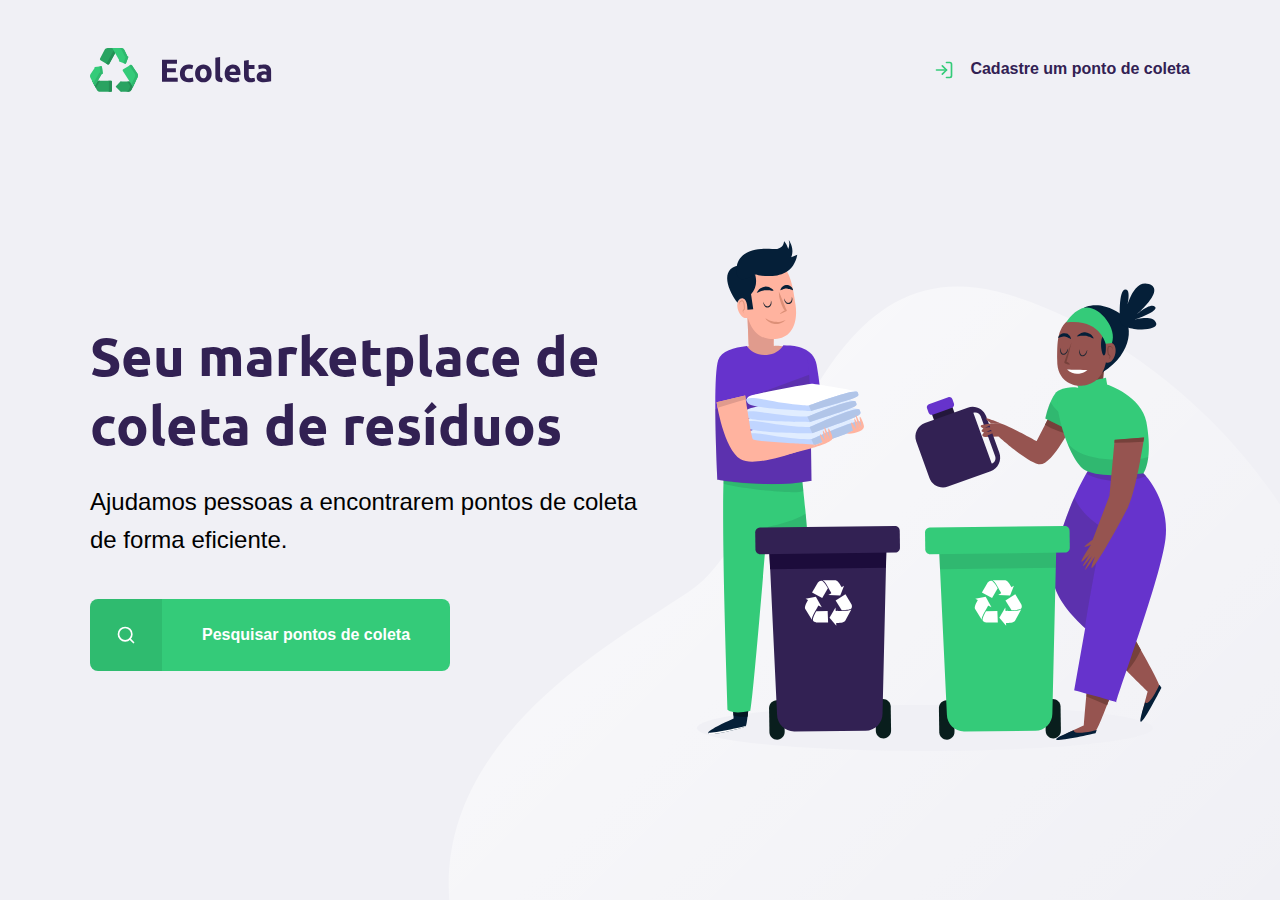
<file: index.html>
<!DOCTYPE html>
<html lang="pt_br">

<!-- HTML:

    Hypertext
        hiper texto (link)
    Markup 
        Marcação de texto
    Language
        Linguagem de marcação
-->
<head>
    <meta charset="UTF-8"> <!---- <aceita caracter especiais>  -->
    <meta name="viewport" content="width=device-width, initial-scale=1.0"> <!-- para confg o site responsivo-->
    <title>Ecoleta</title>
    <link href="https://fonts.googleapis.com/css2?family=Roboto&family=Ubuntu:wght@700&display=swap" rel="stylesheet">
    
    <link rel="stylesheet" href="/styles/main.css">
    <link rel="stylesheet" href="/styles/home.css">  <!-- refatoração -->
    <link rel="stylesheet" href="/styles/responsive.css">   <!-- refatoração: importando o responsive -->

</head>
<body> 

    <div id="page-home">
        <div class="content">
            <header>
                <img src="/assets/logo.svg" alt="Logomarca">
                <a href="/create-point.html">
                    <span></span>
                    Cadastre um ponto de coleta
                </a>  
            </header>

            <main>    
                <h1 class="red">Seu marketplace de coleta de resíduos</h1>
        
                <p>Ajudamos pessoas a encontrarem pontos de coleta de forma eficiente.</p>
                <a href="#"><span></span><strong> Pesquisar pontos de coleta</a>
                <!-- <button>Pesquisar pontos de coleta</button> -->
    
            </main>
    
        </div>
    </div>
  
</body>
</html>
</file>
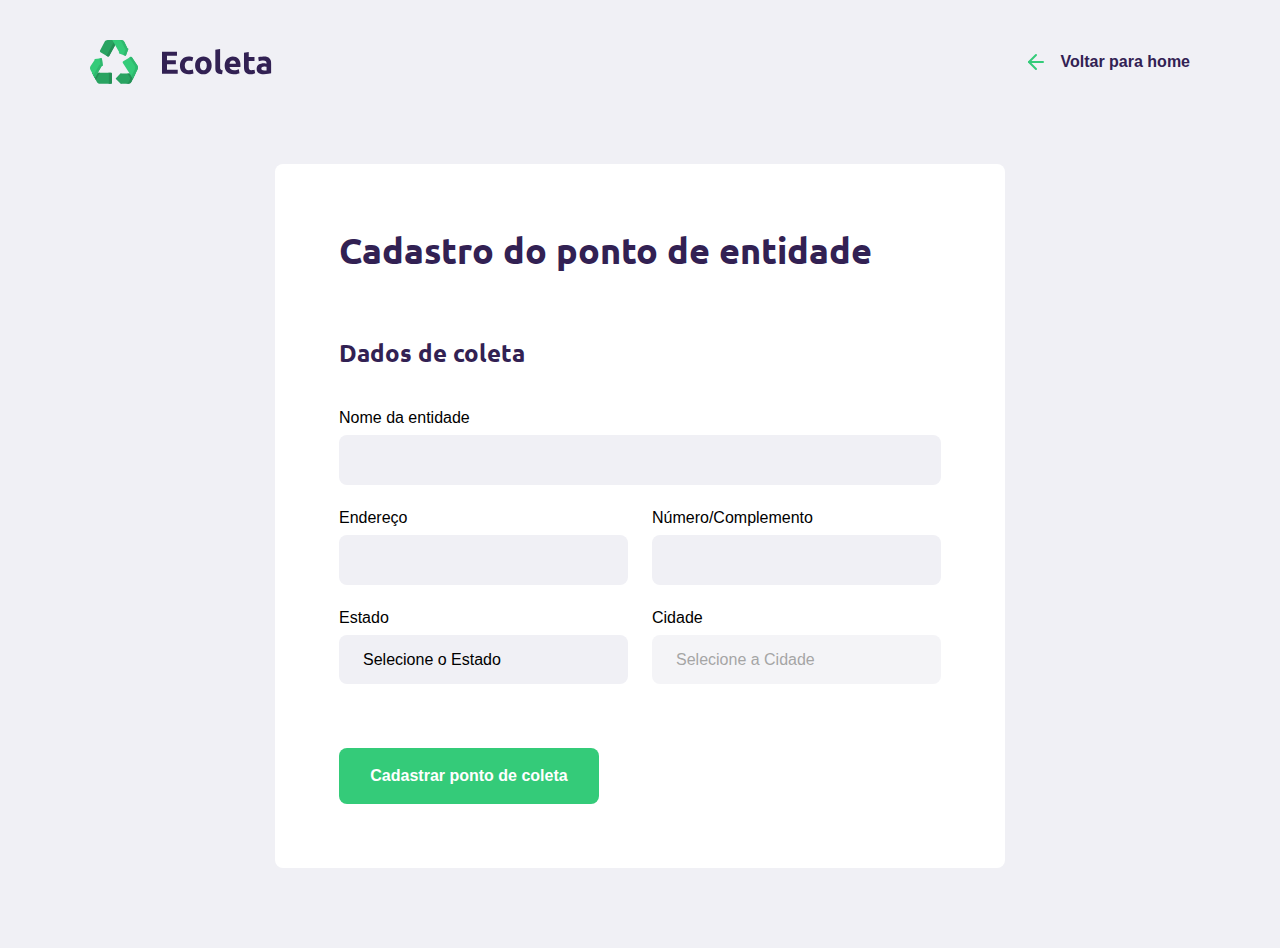
<file: create-point.html>
<!DOCTYPE html>
<html lang="pt_br">

<head>
    <meta charset="UTF-8"> <!---- <aceita caracter especiais>  -->
    <meta name="viewport" content="width=device-width, initial-scale=1.0"> <!-- para confg o site responsivo-->
    <title>Criar um ponto de coleta</title>

    <link href="https://fonts.googleapis.com/css2?family=Roboto&family=Ubuntu:wght@700&display=swap" rel="stylesheet">
    
    <link rel="stylesheet" href="/styles/main.css">
    <link rel="stylesheet" href="/styles/create-point.css">

    <link rel="stylesheet" href="/styles/responsive.css">   <!-- refatoração: importando o responsive -->

</head>
<body> 

    <div id="page-create-point">
            <header>
                <img src="/assets/logo.svg" alt="Logomarca">
                <a href="/">
                    <span></span>
                    Voltar para home
                </a>  
            </header>

            <form action="">

                <h1>Cadastro do ponto de entidade</h1>

                <fieldset>  <!-- coleção de campos -->
                        <legend>
                            <h2>Dados de coleta</h2>
                        </legend>  


                        <div class="field">
                            <label for="name">Nome da entidade</label>
                            <input type="text" name="name">
                        </div> 

                        <div class="field-group">
                            <div class="field">
                                <label for="address">Endereço</label>
                                <input type="text" name="address">
                            </div>
                            <div class="field">
                                <label for="address2">Número/Complemento</label>
                                <input type="text" name="address2">
                            </div>
                        </div>     
                        
                        
                        <div class="field-group">
                            <div class="field">
                                <label for="state">Estado</label>
                                <select name="uf">
                                    <option value="">Selecione o Estado</option>
                                </select>    
                                      
                                <input type="hidden" name="state">
                                
                            </div>

                            <div class="field">
                                <label for="city">Cidade</label>
                                <select name="city" disabled>
                                    <option value="">Selecione a Cidade</option>                                                                        
                                </select>                            
                            </div>                                     
                        </div>    
                                           
            
                </fieldset>


                <button type="submit">Cadastrar ponto de coleta</button>


            </form>
    </div>

    <script src="/scripts/create-point.js"></script>
  
</body>
</html>
</file>
<file: styles/main.css>
:root {                       /* raiz do documento */
    --title-color:#322153;
    --primary-color:#34cb79;
}

*{                            /* referencia todos os elementos */
     margin: 0;
     padding: 0;
     box-sizing: border-box;   /* impedir o aumento da caixa */
}

html {
    font-family: Robot,sans-serif;
}

body{
    background: #f0f0f5;
    -webkit-font-smoothing: antialiased;
}

a{
    text-decoration: none;
}

h1, h2, h3, h4, h5, h6 {
    font-family: Ubuntu, sans-serif;
    color: var(--title-color);
}
</file>
<file: styles/home.css>
/* BOX MODEL
modelo de caixa tem 
largura, altura, espaçamento, preenchimentos
bordas, cor, fundo, maneira que é vista pelo html (display)
alinhamentos, posicionamento
*/

#page-home{
    height: 100vh;

    background: url('../assets/home-background.svg') no-repeat;



    background-position: 35vw bottom;    /* posição x e y  */
}

#page-home .content{
    width:90%;
    max-width: 1100px;
    height: 100%;

    margin: 0 auto;

    display: flex;
    flex-direction: column;
}

#page-home header{

    margin-top: 48px;

    display: flex;
    align-items: center;
    justify-content: space-between;
}

#page-home header a {
    display: flex;

    color: var(--title-color);     /*  ou = color: #322153; */
    font-weight: 700;
   
}

#page-home header a span {
    margin-right: 16px;
    display: flex;
    
    background-image: url('../assets/log-in.svg');

    width: 20px;
    height: 20px;
}


#page-home main{
    max-width: 560px;

    flex: 1;  /* height: 600px; = ñ precisa pq já ta lá em cima */

    display: flex;
    flex-direction: column;
    justify-content: center;
}

#page-home main h1{
    font-size: 54px;
    /* color: var(--title-color); = não precisa */
}

#page-home main p{
    font-size: 24px;
    line-height: 38px;
    margin-top: 24px;
}

#page-home main a{
    width: 100%;
    max-width: 360px;
    height: 72px;

    border-radius: 8px;

    display:flex;
    align-items: center;

    margin-top: 40px;

    background-color: var(--primary-color);

    transition: 400ms;

    /* font-weight: bold;
    color: white; */
}

#page-home main a:hover {
    background-color: #2fb86e;
}

#page-home main a span{

    width: 72px;
    height: 72px;

    border-top-left-radius: 8px;
    border-bottom-left-radius: 8px;

    background-color: rgba(0, 0, 0, 0.08);

    display: flex;
    align-items: center;
    justify-content: center;
}

#page-home main a span::after{
    content: "";
    background-image: url('../assets/search.svg');

    width: 20px;
    height: 20px;
}  

#page-home main a strong{
    flex: 1;    /* automático */
    color: white;
    text-align: center;   
}
</file>
<file: styles/responsive.css>
@media(max-width: 900px){  /* responsivo */

    #page-home {
        background-position-x: 70vw; /* retira a imagem, pra não encavalar  */
    }

    #page-home .content{
        align-items: center;
        text-align: center;
    }

    #page-home header a{
        position: absolute; /* duas folhas, uma em cima da outra */
        bottom: 48px;

        left: 50%;
        transform: translateX(-50%);
    }

    #page-home main{
        align-items: center;
    }

    #page-home main h1{    /* adaptação */
        font-size: 32px;
    }
}

@media(min-width: 1700px){
    #page-home {
        background-position-x: 40vw; /* retira a imagem, pra não encavalar  */
    }
}
@media (max-height: 760px) {
    #page-home{
        background-position-y: 200px;
    
    }
}
</file>
<file: styles/create-point.css>
#page-create-point{
     width:90%;
     max-width:1100px;

     margin: 0 auto;    /*alinhamento de caixa (pelo lado de fora da caixa)*/
}

#page-create-point header{
    margin-top: 40px;

    display: flex;
    justify-content: space-between;
    align-items: center;
}

#page-create-point header a {
    color: var(--title-color);
    font-weight: bold;

    display: flex;
    align-items: center;
}

#page-create-point header a span {

    margin-right: 16px;

    background-image: url('../assets/arrow-left.svg');
    display: flex;

    width: 20px;
    height: 24px;
}
   
form{
    background-color: white;
    
    margin: 80px auto;
    /* margin-top: 80px; sobrescre */
    padding: 64px;                /* preenchimento */

    border-radius: 8px;

    max-width: 730px;

    /* box-sizing: border-box;     impedir o aumento da caixa */
}

form h1 {
    font-size: 36px;
}

form fieldset {
    margin-top: 64px;

    border: 0;
}

form legend{
    margin-bottom: 40px;
 
}
form h2 {
    font-size: 24px;
}

form .field {
    flex: 1;
    display: flex;
    flex-direction: column;

    margin-bottom: 24px;
}

form .field-group {
    display: flex;
}

form input, form select {
    background-color: #f0f0f5;

    border: 0;
    padding: 16px 24px;
    font-size: 16px;

    border-radius: 8px;

    /* outline: none; */

}

form select{
    -webkit-appearance: none;
    -moz-appearance: none;
    appearance: none;
}

form label{
    font-size: 14;
    margin-bottom: 8px;
}

form .field-group .field + .field{
    margin-left: 24px;
}

form button{
    width: 260px;
    height: 56px;

    background-color: var(--primary-color);
    border-radius: 8px;

    color: white;
    font-weight: bold;
    font-size: 16px;

    border:0;

    margin-top: 40px;

    transition: background-color 400ms; 

}

form button:hover{
    background-color: #2fb86e;
}


/* Continuação: 1:20 */
</file>
